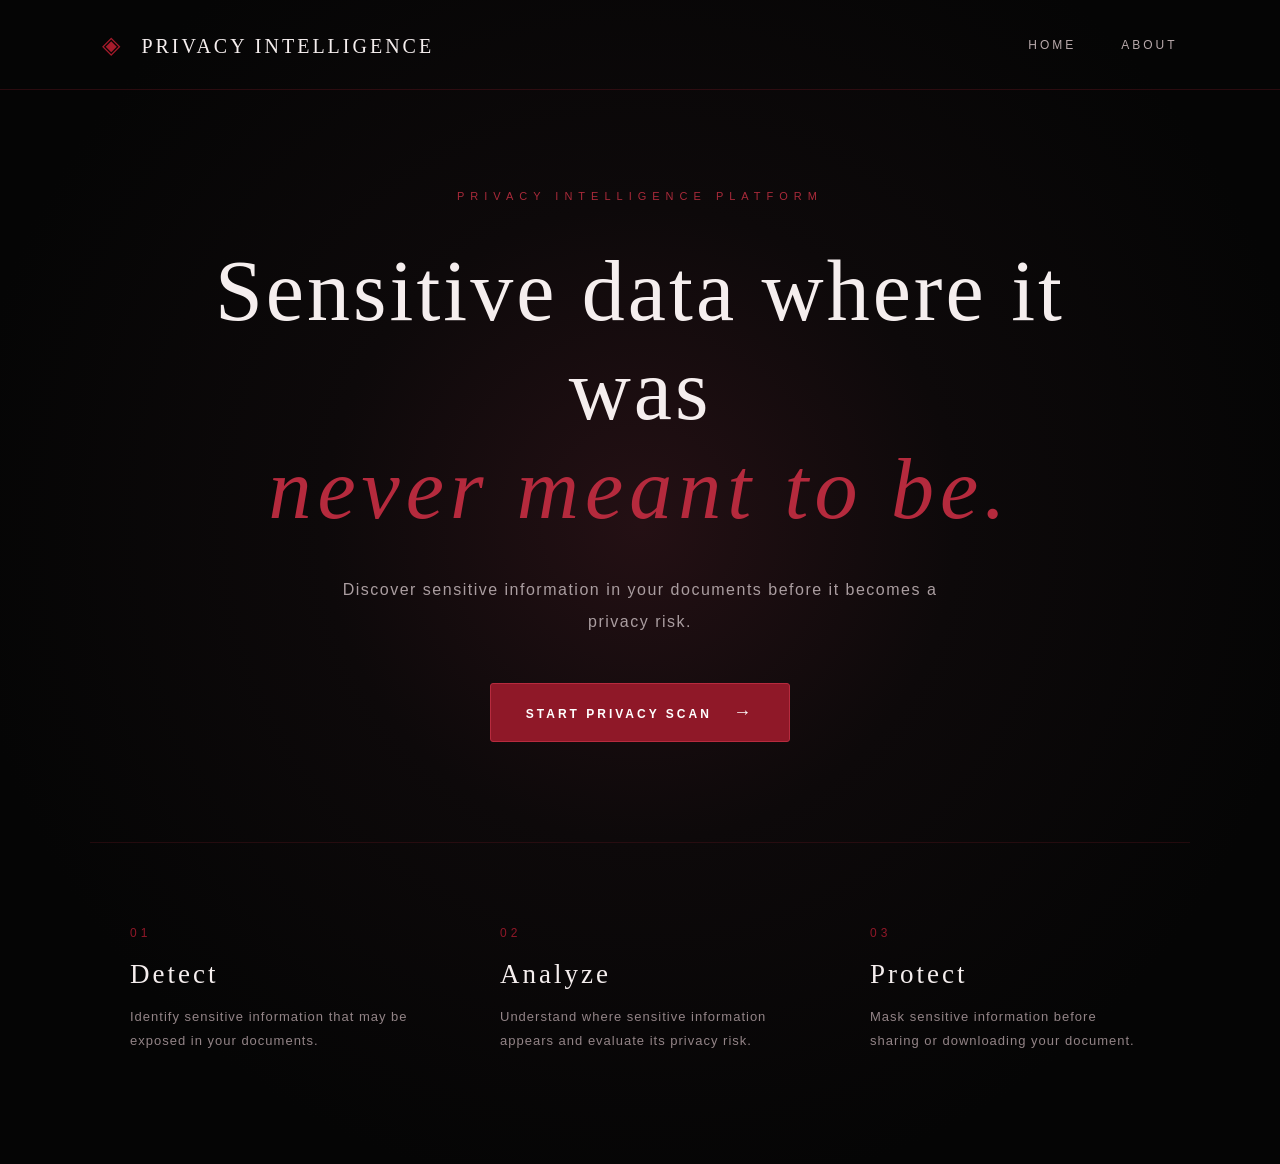
<file: index.html>
<!DOCTYPE html>
<html lang="en">

<head>
    <meta charset="UTF-8">
    <meta name="viewport" content="width=device-width, initial-scale=1.0">

    <title>Privacy Intelligence Platform</title>

    <link rel="stylesheet" href="./style.css">
</head>

<body>

    <header class="navbar">

        <div class="logo">
            <span>◈</span>
            Privacy Intelligence
        </div>

        <nav>
            <a href="index.html">Home</a>
            <a href="#">About</a>
        </nav>

    </header>


    <main class="hero">

        <div class="badge">
            PRIVACY INTELLIGENCE PLATFORM
        </div>

        <h1>
            Sensitive data where it was
            <span>never meant to be.</span>
        </h1>

        <p>
            Discover sensitive information in your documents
            before it becomes a privacy risk.
        </p>

        <button onclick="startScan()">
            START PRIVACY SCAN
            <span>→</span>
        </button>

    </main>


    <section class="intro">

        <div>
            <span class="number">01</span>

            <h2>Detect</h2>

            <p>
                Identify sensitive information that may be
                exposed in your documents.
            </p>
        </div>

        <div>
            <span class="number">02</span>

            <h2>Analyze</h2>

            <p>
                Understand where sensitive information appears
                and evaluate its privacy risk.
            </p>
        </div>

        <div>
            <span class="number">03</span>

            <h2>Protect</h2>

            <p>
                Mask sensitive information before sharing
                or downloading your document.
            </p>
        </div>

    </section>


   <script src="main.js"></script>

</body>

</html>
</file>
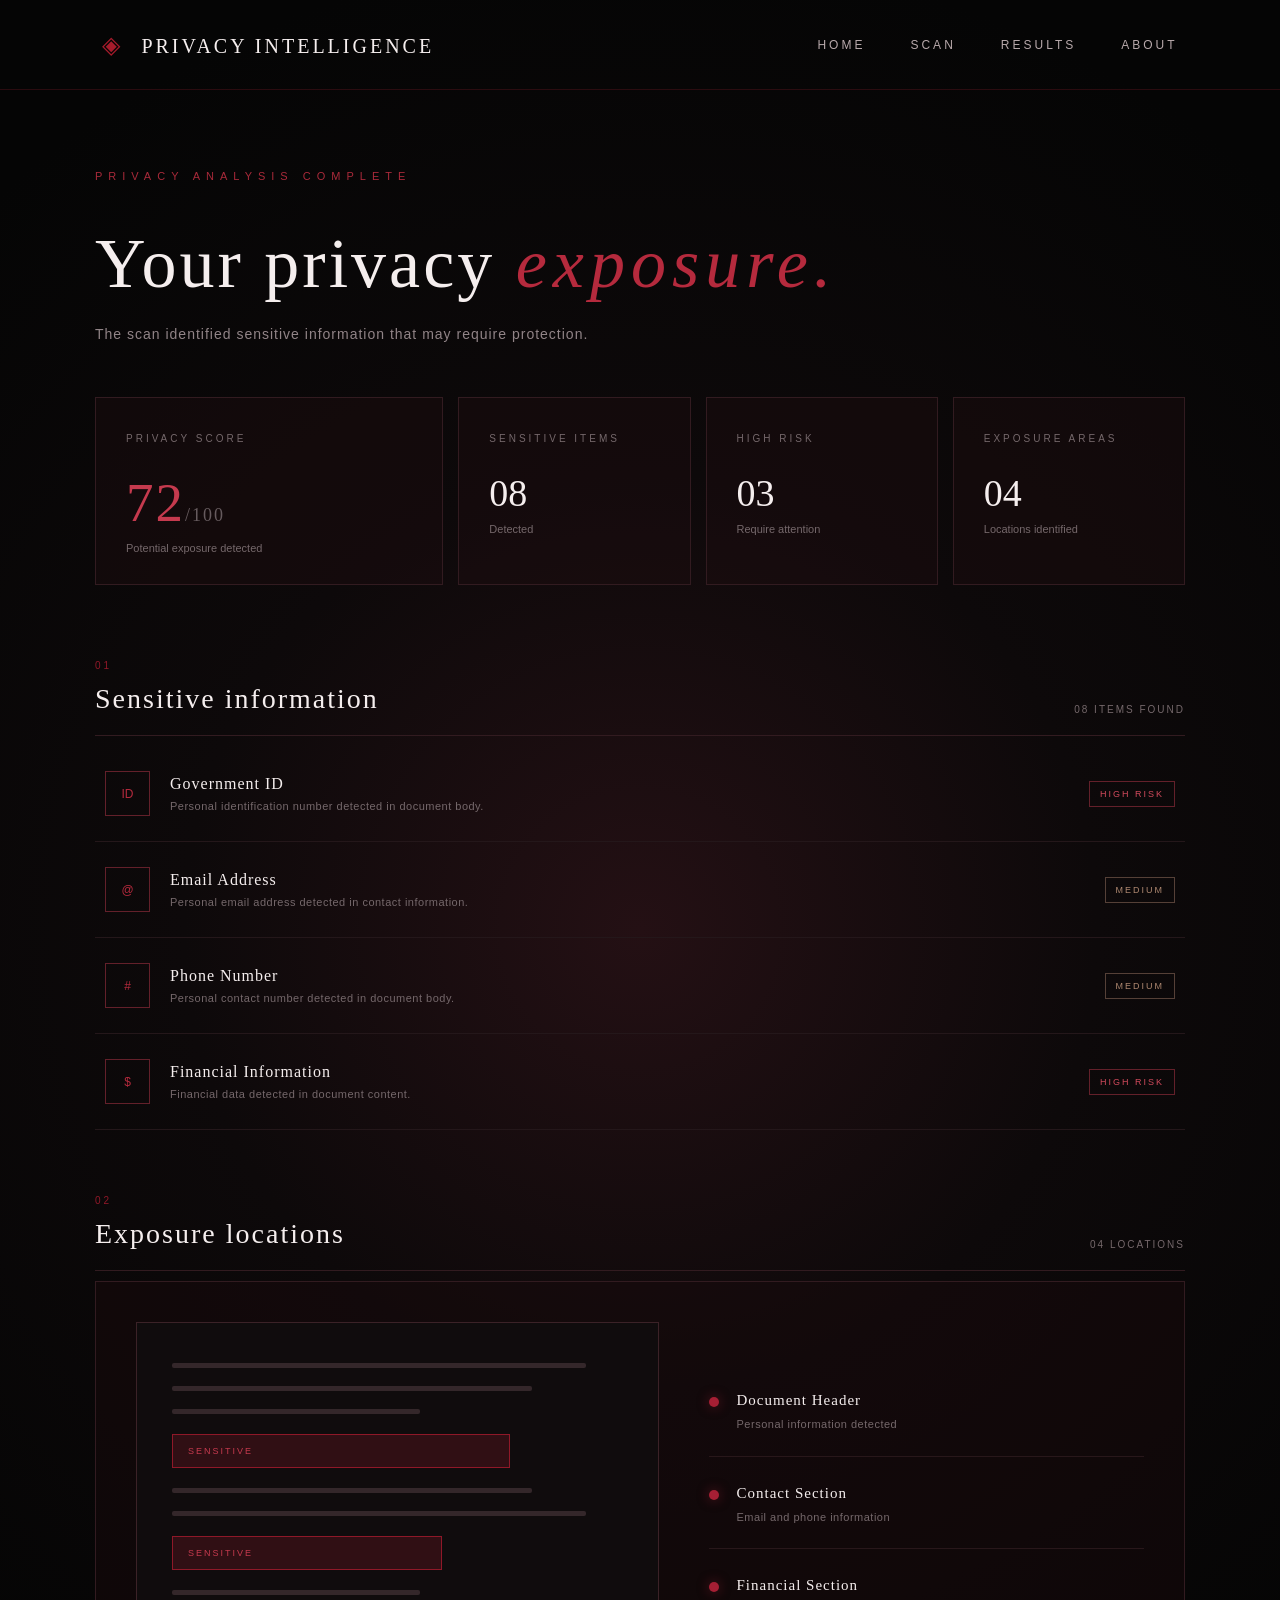
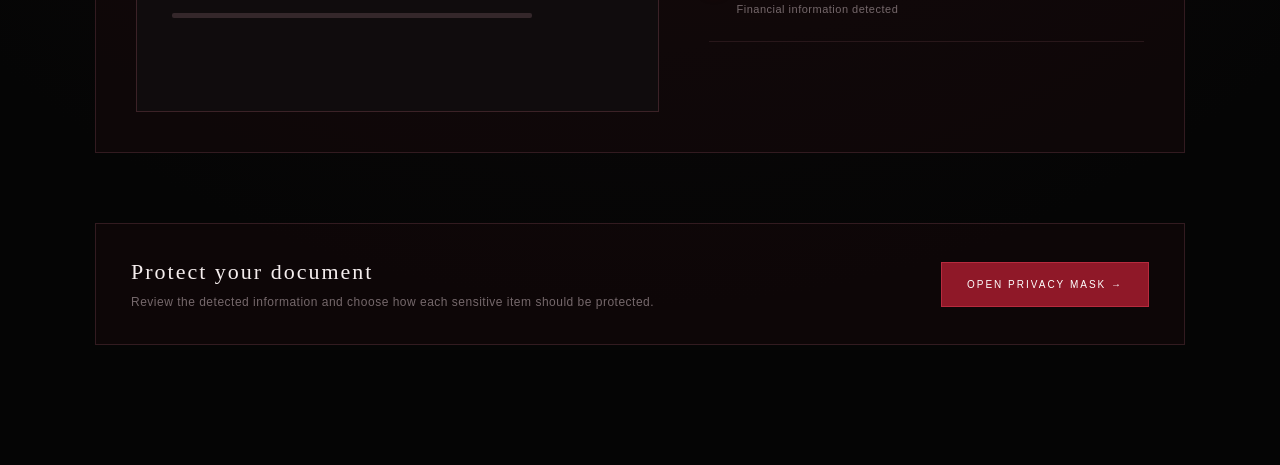
<file: results.html>
<!DOCTYPE html>
<html lang="en">

<head>

    <meta charset="UTF-8">

    <meta name="viewport"
          content="width=device-width, initial-scale=1.0">

    <title>Scan Results | Privacy Intelligence</title>

    <link rel="stylesheet" href="./style.css">

</head>


<body>


<header class="navbar">

    <div class="logo">

        <span>◈</span>

        Privacy Intelligence

    </div>


    <nav>

        <a href="index.html">Home</a>

        <a href="scan.html">Scan</a>

        <a href="results.html">Results</a>

        <a href="#">About</a>

    </nav>

</header>



<main class="results-page">


    <!-- HEADER -->

    <section class="results-header">

        <div class="badge">
            PRIVACY ANALYSIS COMPLETE
        </div>


        <h1>

            Your privacy

            <span>exposure.</span>

        </h1>


        <p>

            The scan identified sensitive information
            that may require protection.

        </p>

    </section>



    <!-- RISK OVERVIEW -->

    <section class="overview">


        <div class="score-card">

            <span class="card-label">
                PRIVACY SCORE
            </span>


            <div class="score">

                72<span>/100</span>

            </div>


            <p>
                Potential exposure detected
            </p>

        </div>



        <div class="stat-card">

            <span class="card-label">
                SENSITIVE ITEMS
            </span>


            <strong>
                08
            </strong>


            <p>
                Detected
            </p>

        </div>



        <div class="stat-card">

            <span class="card-label">
                HIGH RISK
            </span>


            <strong>
                03
            </strong>


            <p>
                Require attention
            </p>

        </div>



        <div class="stat-card">

            <span class="card-label">
                EXPOSURE AREAS
            </span>


            <strong>
                04
            </strong>


            <p>
                Locations identified
            </p>

        </div>

    </section>



    <!-- DETECTED INFORMATION -->

    <section class="findings">


        <div class="section-heading">

            <div>

                <span class="section-number">
                    01
                </span>


                <h2>
                    Sensitive information
                </h2>

            </div>


            <span class="found-count">
                08 ITEMS FOUND
            </span>

        </div>



        <div class="finding-list">


            <!-- ITEM 1 -->

            <div class="finding">

                <div class="finding-icon">
                    ID
                </div>


                <div class="finding-info">

                    <h3>
                        Government ID
                    </h3>


                    <p>
                        Personal identification number detected
                        in document body.
                    </p>

                </div>


                <span class="risk high">
                    HIGH RISK
                </span>

            </div>



            <!-- ITEM 2 -->

            <div class="finding">

                <div class="finding-icon">
                    @
                </div>


                <div class="finding-info">

                    <h3>
                        Email Address
                    </h3>


                    <p>
                        Personal email address detected
                        in contact information.
                    </p>

                </div>


                <span class="risk medium">
                    MEDIUM
                </span>

            </div>



            <!-- ITEM 3 -->

            <div class="finding">

                <div class="finding-icon">
                    #
                </div>


                <div class="finding-info">

                    <h3>
                        Phone Number
                    </h3>


                    <p>
                        Personal contact number detected
                        in document body.
                    </p>

                </div>


                <span class="risk medium">
                    MEDIUM
                </span>

            </div>



            <!-- ITEM 4 -->

            <div class="finding">

                <div class="finding-icon">
                    $
                </div>


                <div class="finding-info">

                    <h3>
                        Financial Information
                    </h3>


                    <p>
                        Financial data detected
                        in document content.
                    </p>

                </div>


                <span class="risk high">
                    HIGH RISK
                </span>

            </div>


        </div>

    </section>



    <!-- EXPOSURE MAP -->

    <section class="exposure-section">


        <div class="section-heading">

            <div>

                <span class="section-number">
                    02
                </span>


                <h2>
                    Exposure locations
                </h2>

            </div>


            <span class="found-count">
                04 LOCATIONS
            </span>

        </div>



        <div class="exposure-map">


            <div class="document-preview">

                <div class="document-line large"></div>

                <div class="document-line"></div>

                <div class="document-line short"></div>


                <div class="sensitive-zone zone-one">
                    SENSITIVE
                </div>


                <div class="document-line"></div>

                <div class="document-line large"></div>


                <div class="sensitive-zone zone-two">
                    SENSITIVE
                </div>


                <div class="document-line short"></div>

                <div class="document-line"></div>

            </div>



            <div class="exposure-details">


                <div class="exposure-item">

                    <span class="exposure-dot"></span>

                    <div>

                        <h3>
                            Document Header
                        </h3>

                        <p>
                            Personal information detected
                        </p>

                    </div>

                </div>



                <div class="exposure-item">

                    <span class="exposure-dot"></span>

                    <div>

                        <h3>
                            Contact Section
                        </h3>

                        <p>
                            Email and phone information
                        </p>

                    </div>

                </div>



                <div class="exposure-item">

                    <span class="exposure-dot"></span>

                    <div>

                        <h3>
                            Financial Section
                        </h3>

                        <p>
                            Financial information detected
                        </p>

                    </div>

                </div>


            </div>

        </div>

    </section>



    <!-- PROTECTION -->

    <section class="result-actions">


        <div>

            <h2>
                Protect your document
            </h2>


            <p>
                Review the detected information and
                choose how each sensitive item should
                be protected.
            </p>

        </div>



        <button
            onclick="openProtection()"
            class="protect-button">

            OPEN PRIVACY MASK

            <span>→</span>

        </button>


    </section>


</main>



<script src="./main.js"></script>
<script>
document.addEventListener("DOMContentLoaded", function () {

    const storedResult = sessionStorage.getItem("scanResult");

    if (!storedResult) {
        console.warn("No scan result found.");
        return;
    }

    let result;

    try {
        result = JSON.parse(storedResult);
    } catch (error) {
        console.error("Invalid scan result:", error);
        return;
    }

    console.log("Displaying backend result:", result);

    const findings = result.findings || [];

    // -----------------------------
    // PRIVACY SCORE
    // -----------------------------
    const scoreElement = document.querySelector(".score");

    if (scoreElement) {
        scoreElement.innerHTML =
            `${result.exposure_score ?? 0}<span>/100</span>`;
    }

    // -----------------------------
    // SENSITIVE ITEM COUNT
    // -----------------------------
    const statCards = document.querySelectorAll(".stat-card");

    if (statCards.length >= 1) {
        const countElement = statCards[0].querySelector("strong");

        if (countElement) {
            countElement.textContent =
                String(findings.length).padStart(2, "0");
        }
    }

    // -----------------------------
    // HIGH RISK COUNT
    // -----------------------------
    const highRiskCount = findings.filter(
        item =>
            String(item.risk_level || "").toLowerCase() === "high"
    ).length;

    if (statCards.length >= 2) {
        const highRiskElement =
            statCards[1].querySelector("strong");

        if (highRiskElement) {
            highRiskElement.textContent =
                String(highRiskCount).padStart(2, "0");
        }
    }

    // -----------------------------
    // EXPOSURE AREAS
    // -----------------------------
    const uniqueTypes = new Set(
        findings.map(item => item.type)
    );

    if (statCards.length >= 3) {
        const exposureElement =
            statCards[2].querySelector("strong");

        if (exposureElement) {
            exposureElement.textContent =
                String(uniqueTypes.size).padStart(2, "0");
        }
    }

    // -----------------------------
    // FOUND COUNT
    // -----------------------------
    const foundCount =
        document.querySelector(".found-count");

    if (foundCount) {
        foundCount.textContent =
            `${String(findings.length).padStart(2, "0")} ITEMS FOUND`;
    }

    // -----------------------------
    // FINDINGS LIST
    // -----------------------------
    const findingList =
        document.querySelector(".finding-list");

    if (findingList && findings.length > 0) {

        findingList.innerHTML = "";

        findings.forEach(item => {

            const risk =
                String(item.risk_level || "medium").toLowerCase();

            const riskClass =
                ["high", "medium", "low"].includes(risk)
                    ? risk
                    : "medium";

            const riskText =
                risk.toUpperCase();

            const value =
                item.value || "Detected sensitive information";

            const reason =
                item.reason ||
                `${item.type || "Sensitive data"} detected in the document.`;

            const icon =
                getIcon(item.type);

            const finding = document.createElement("div");

            finding.className = "finding";

            finding.innerHTML = `
                <div class="finding-icon">
                    ${icon}
                </div>

                <div class="finding-info">
                    <h3>
                        ${escapeHTML(formatType(item.type))}
                    </h3>

                    <p>
                        ${escapeHTML(reason)}
                        <br>
                        <strong>Value:</strong>
                        ${escapeHTML(value)}
                    </p>
                </div>

                <span class="risk ${riskClass}">
                    ${riskText}
                </span>
            `;

            findingList.appendChild(finding);
        });
    }

    // -----------------------------
    // HELPER FUNCTIONS
    // -----------------------------

    function formatType(type) {

        if (!type) return "Sensitive Data";

        return String(type)
            .replace(/_/g, " ")
            .replace(/\b\w/g, char => char.toUpperCase());
    }

    function getIcon(type) {

        const value =
            String(type || "").toLowerCase();

        if (value.includes("email")) return "@";
        if (value.includes("phone")) return "#";
        if (value.includes("financial")) return "$";
        if (value.includes("api")) return "KEY";
        if (value.includes("password")) return "PW";
        if (value.includes("ip")) return "IP";
        if (value.includes("id")) return "ID";

        return "!";
    }

    function escapeHTML(value) {

        return String(value)
            .replace(/&/g, "&amp;")
            .replace(/</g, "&lt;")
            .replace(/>/g, "&gt;")
            .replace(/"/g, "&quot;")
            .replace(/'/g, "&#039;");
    }

});
</script>


</body>

</html>
</file>
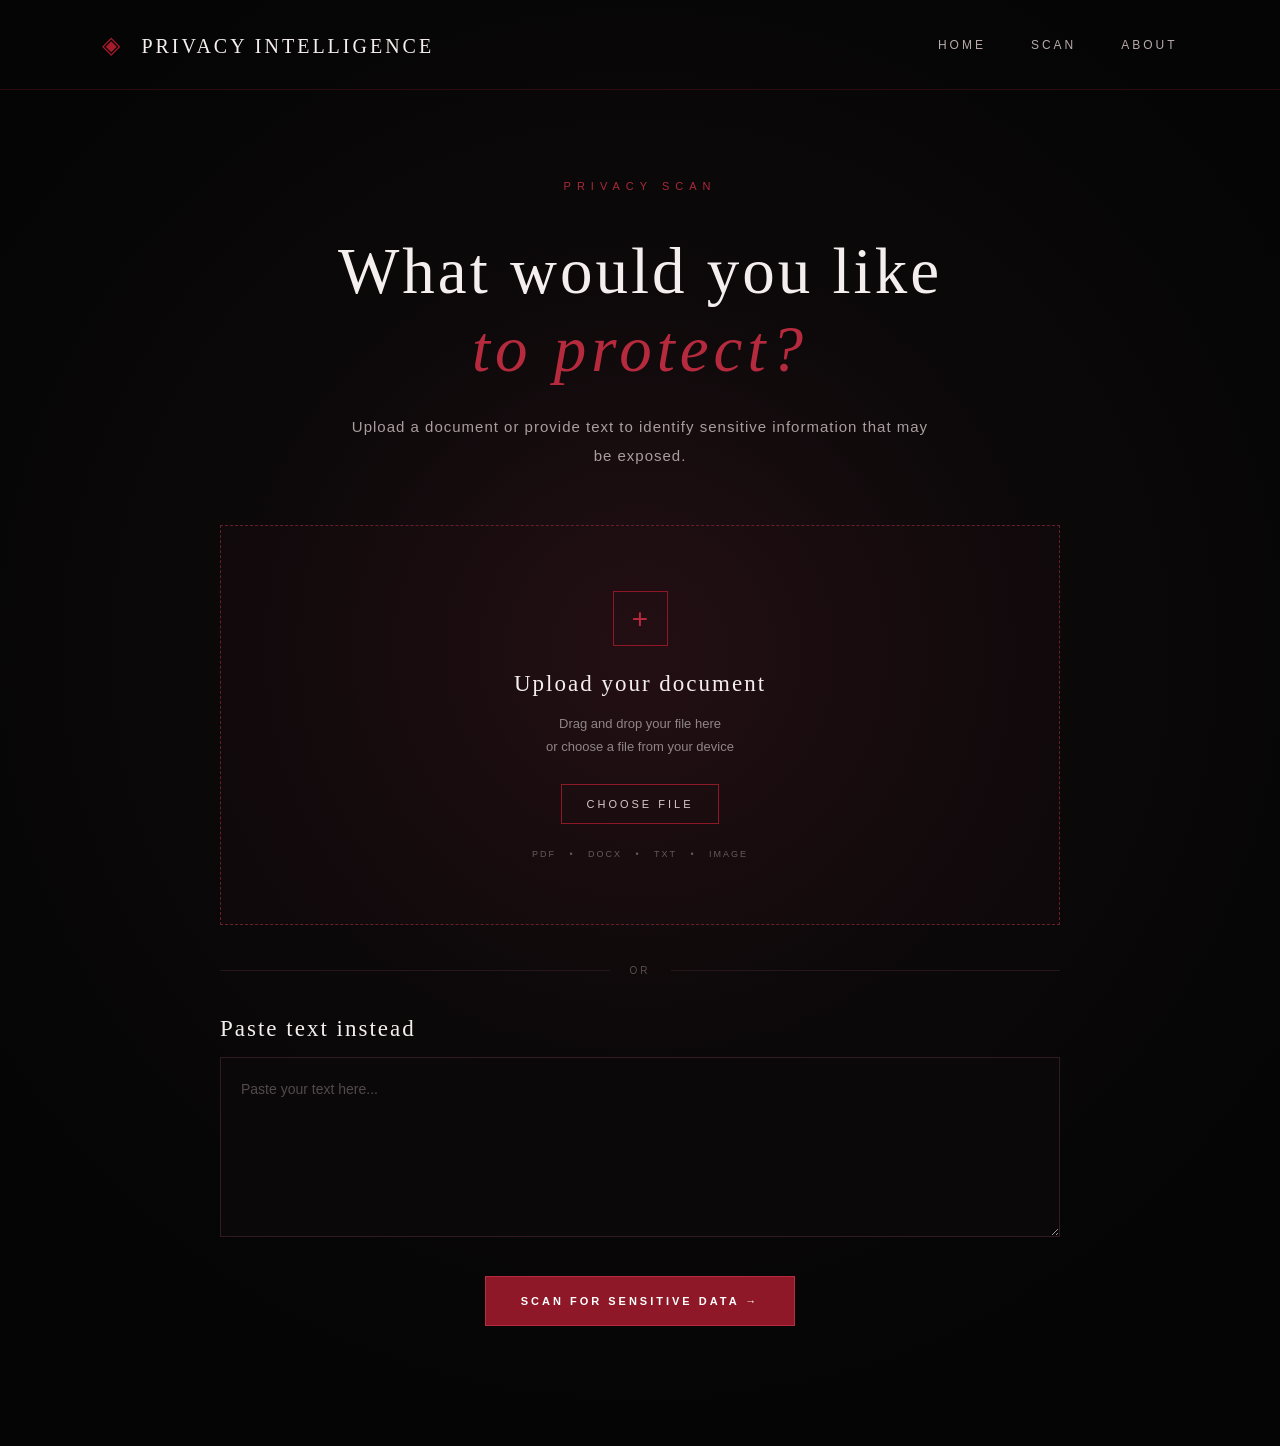
<file: scan.html>
<!DOCTYPE html>
<html lang="en">

<head>
    <meta charset="UTF-8">
    <meta name="viewport" content="width=device-width, initial-scale=1.0">

    <title>Privacy Scan</title>

    <link rel="stylesheet" href="./style.css">
</head>

<body>

    <!-- Navigation -->

    <header class="navbar">

        <div class="logo">
            <span>◈</span>
            Privacy Intelligence
        </div>

        <nav>
            <a href="index.html">Home</a>
            <a href="scan.html">Scan</a>
            <a href="#">About</a>
        </nav>

    </header>


    <!-- Scan Page -->

    <main class="scan-page">

        <div class="scan-heading">

            <div class="badge">
                PRIVACY SCAN
            </div>

            <h1>
                What would you like
                <span>to protect?</span>
            </h1>

            <p>
                Upload a document or provide text to identify
                sensitive information that may be exposed.
            </p>

        </div>


        <!-- Upload Area -->

        <section class="upload-area">

            <div class="upload-icon">
                +
            </div>

            <h2>
                Upload your document
            </h2>

            <p>
                Drag and drop your file here
                <br>
                or choose a file from your device
            </p>

            <button class="upload-button" onclick="chooseFile()">
                CHOOSE FILE
            </button>

            <input
                type="file"
                id="fileInput"
                hidden
            >

            <div class="supported">
                PDF &nbsp; • &nbsp; DOCX &nbsp; • &nbsp; TXT &nbsp; • &nbsp; IMAGE
            </div>

        </section>


        <div class="divider">
            <span>OR</span>
        </div>


        <!-- Text Input -->

        <section class="text-area">

            <h2>
                Paste text instead
            </h2>

            <textarea
                id="textInput"
                placeholder="Paste your text here..."
            ></textarea>

        </section>


        <!-- Scan Button -->

        <button
            class="scan-button"
            onclick="beginScan()"
        >
            SCAN FOR SENSITIVE DATA
            <span>→</span>
        </button>

    </main>


    <script src="main.js"></script>

</body>

</html>
</file>
<file: style.css>
* {
    margin: 0;
    padding: 0;
    box-sizing: border-box;
}

body {
    min-height: 100vh;
    background:
        radial-gradient(circle at 50% 45%, #241014 0%, #0d090a 35%, #050505 75%);
    color: #f5eeee;
    font-family: Georgia, "Times New Roman", serif;
}


/* =========================
   NAVIGATION
========================= */

.navbar {
    height: 90px;
    padding: 0 8%;

    display: flex;
    align-items: center;
    justify-content: space-between;

    border-bottom: 1px solid rgba(150, 30, 45, 0.25);
}

.logo {
    font-size: 20px;
    letter-spacing: 3px;
    text-transform: uppercase;
}

.logo span {
    color: #a61b2b;
    margin-right: 10px;
    font-size: 24px;
}

nav {
    display: flex;
    gap: 45px;
}

nav a {
    color: #b8a9ab;
    text-decoration: none;

    font-family: Arial, sans-serif;
    font-size: 12px;

    letter-spacing: 3px;
    text-transform: uppercase;

    transition: 0.3s;
}

nav a:hover {
    color: #d43b4d;
}


/* =========================
   HOME PAGE
========================= */

.hero {
    min-height: 650px;

    display: flex;
    flex-direction: column;
    align-items: center;
    justify-content: center;

    text-align: center;

    padding: 100px 20px;
}

.badge {
    color: #a92a3a;

    font-family: Arial, sans-serif;
    font-size: 11px;

    letter-spacing: 6px;
    text-transform: uppercase;

    margin-bottom: 40px;
}

.hero h1 {
    max-width: 1000px;

    font-size: clamp(48px, 7vw, 86px);

    font-weight: 400;

    line-height: 1.15;

    letter-spacing: 3px;

    margin-bottom: 35px;
}

.hero h1 span {
    display: block;

    color: #b52a3d;

    font-style: italic;

    letter-spacing: 6px;
}

.hero p {
    max-width: 620px;

    color: #aa9da0;

    font-family: Arial, sans-serif;

    font-size: 16px;

    line-height: 2;

    letter-spacing: 1.5px;

    margin-bottom: 45px;
}


/* MAIN BUTTON */

.hero button {
    padding: 18px 35px;

    background: #8f1828;

    color: white;

    border: 1px solid #b72b3e;

    border-radius: 3px;

    font-family: Arial, sans-serif;

    font-size: 12px;

    font-weight: bold;

    letter-spacing: 3px;

    cursor: pointer;

    transition: 0.3s;
}

.hero button span {
    margin-left: 15px;
    font-size: 18px;
}

.hero button:hover {
    background: #b02135;

    box-shadow:
        0 0 30px rgba(150, 20, 40, 0.35);

    transform: translateY(-3px);
}


/* THREE FEATURES */

.intro {
    max-width: 1100px;

    margin: auto;

    padding: 70px 30px 100px;

    display: grid;

    grid-template-columns: repeat(3, 1fr);

    gap: 70px;

    border-top: 1px solid rgba(150, 30, 45, 0.2);
}

.intro div {
    padding: 10px;
}

.number {
    color: #8f1828;

    font-family: Arial, sans-serif;

    font-size: 12px;

    letter-spacing: 4px;
}

.intro h2 {
    margin-top: 18px;
    margin-bottom: 15px;

    font-size: 27px;

    font-weight: 400;

    letter-spacing: 3px;
}

.intro p {
    color: #938487;

    font-family: Arial, sans-serif;

    font-size: 13px;

    line-height: 1.9;

    letter-spacing: 1px;
}


/* =========================
   SCAN PAGE
========================= */

.scan-page {
    max-width: 900px;

    margin: auto;

    padding: 90px 30px 120px;

    text-align: center;
}

.scan-heading {
    margin-bottom: 55px;
}

.scan-heading h1 {
    font-size: clamp(42px, 6vw, 65px);

    font-weight: 400;

    line-height: 1.2;

    letter-spacing: 3px;

    margin-bottom: 25px;
}

.scan-heading h1 span {
    display: block;

    color: #b52a3d;

    font-style: italic;

    letter-spacing: 5px;
}

.scan-heading p {
    max-width: 600px;

    margin: auto;

    color: #aa9da0;

    font-family: Arial, sans-serif;

    font-size: 15px;

    line-height: 1.9;

    letter-spacing: 1px;
}


/* UPLOAD BOX */

.upload-area {
    padding: 65px 30px;

    border: 1px dashed #66202b;

    background: rgba(35, 12, 16, 0.25);

    transition: 0.3s;
}

.upload-area:hover {
    border-color: #a51f34;

    background: rgba(50, 15, 20, 0.35);
}

.upload-icon {
    width: 55px;
    height: 55px;

    margin: 0 auto 25px;

    border: 1px solid #8f1828;

    color: #b52a3d;

    display: flex;

    align-items: center;
    justify-content: center;

    font-size: 28px;

    font-family: Arial, sans-serif;
}

.upload-area h2,
.text-area h2 {
    font-size: 23px;

    font-weight: 400;

    letter-spacing: 2px;

    margin-bottom: 15px;
}

.upload-area p {
    color: #8f8588;

    font-family: Arial, sans-serif;

    font-size: 13px;

    line-height: 1.8;

    margin-bottom: 25px;
}

.upload-button {
    padding: 13px 25px;

    background: transparent;

    border: 1px solid #8f1828;

    color: #d9c8cb;

    font-family: Arial, sans-serif;

    font-size: 11px;

    letter-spacing: 3px;

    cursor: pointer;

    transition: 0.3s;
}

.upload-button:hover {
    background: #8f1828;

    color: white;
}

.supported {
    margin-top: 25px;

    color: #665b5e;

    font-family: Arial, sans-serif;

    font-size: 9px;

    letter-spacing: 2px;
}


/* DIVIDER */

.divider {
    display: flex;

    align-items: center;

    gap: 20px;

    margin: 40px 0;

    color: #594e51;

    font-family: Arial, sans-serif;

    font-size: 10px;

    letter-spacing: 3px;
}

.divider::before,
.divider::after {
    content: "";

    height: 1px;

    background: #28171a;

    flex: 1;
}


/* TEXT AREA */

.text-area {
    text-align: left;
}

.text-area h2 {
    margin-bottom: 15px;
}

.text-area textarea {
    width: 100%;

    min-height: 180px;

    resize: vertical;

    background: #0b0809;

    border: 1px solid #321b20;

    color: #e9dfe1;

    padding: 20px;

    font-family: Arial, sans-serif;

    font-size: 14px;

    line-height: 1.7;

    outline: none;
}

.text-area textarea:focus {
    border-color: #8f1828;
}

.text-area textarea::placeholder {
    color: #51494b;
}


/* SCAN BUTTON */

.scan-button {
    margin-top: 35px;

    padding: 18px 35px;

    background: #8f1828;

    border: 1px solid #b72b3e;

    color: white;

    font-family: Arial, sans-serif;

    font-size: 11px;

    font-weight: bold;

    letter-spacing: 3px;

    cursor: pointer;

    transition: 0.3s;
}

.scan-button:hover {
    background: #b02135;

    box-shadow: 0 0 30px rgba(150, 20, 40, 0.3);

    transform: translateY(-2px);
}


/* SELECTED FILE */

.selected-file {
    color: #c34a5a !important;

    font-family: Arial, sans-serif;

    font-size: 14px !important;

    letter-spacing: 1px;

    word-break: break-all;
}


/* =========================
   SCANNING PAGE
========================= */

.scanning-page {
    min-height: calc(100vh - 90px);

    display: flex;

    flex-direction: column;

    align-items: center;

    justify-content: center;

    text-align: center;

    padding: 70px 25px;
}


/* BIG SCANNING CIRCLE */

.scanning-symbol {
    position: relative;

    width: 170px;
    height: 170px;

    margin-bottom: 40px;

    display: flex;

    align-items: center;
    justify-content: center;
}


/* OUTER RING */

.scan-ring {
    position: absolute;

    width: 170px;
    height: 170px;

    border-radius: 50%;

    border: 2px solid #35151b;

    border-top-color: #c52d43;

    border-right-color: #8f1828;

    animation: rotateScan 1.5s linear infinite;
}


/* INNER CIRCLE */

.scan-center {
    width: 115px;
    height: 115px;

    border-radius: 50%;

    border: 1px solid #63202a;

    display: flex;

    align-items: center;
    justify-content: center;

    color: #b52a3d;

    font-size: 32px;

    background: #0a0708;
}


/* ROTATION */

@keyframes rotateScan {

    from {
        transform: rotate(0deg);
    }

    to {
        transform: rotate(360deg);
    }

}


/* SCANNING TITLE */

.scanning-page h1 {

    font-size: clamp(45px, 6vw, 70px);

    font-weight: 400;

    line-height: 1.2;

    letter-spacing: 3px;

    margin-bottom: 20px;
}

.scanning-page h1 span {

    display: block;

    color: #b52a3d;

    font-style: italic;

    letter-spacing: 6px;
}

.scanning-page > p {

    color: #9c8f92;

    font-family: Arial, sans-serif;

    font-size: 14px;

    letter-spacing: 1px;

    line-height: 1.8;

    margin-bottom: 40px;
}


/* PROGRESS */

.progress-container {

    width: 520px;

    max-width: 90%;

    margin-bottom: 35px;
}

.progress-bar {

    width: 100%;

    height: 4px;

    background: #24171a;

    overflow: hidden;
}

.progress-fill {

    width: 0%;

    height: 100%;

    background: #a51f34;

    animation: scanningProgress 5s linear forwards;
}

@keyframes scanningProgress {

    0% {
        width: 0%;
    }

    25% {
        width: 25%;
    }

    50% {
        width: 50%;
    }

    75% {
        width: 75%;
    }

    100% {
        width: 100%;
    }

}


/* PROGRESS INFO */

.progress-info {

    display: flex;

    justify-content: space-between;

    margin-top: 12px;

    color: #75686b;

    font-family: Arial, sans-serif;

    font-size: 10px;

    letter-spacing: 1px;
}


/* SCAN STAGES */

.scan-items {

    display: flex;

    gap: 45px;

    color: #75686b;

    font-family: Arial, sans-serif;

    font-size: 10px;

    letter-spacing: 1px;
}

.scan-item {

    display: flex;

    align-items: center;

    gap: 8px;
}

.check {

    width: 18px;

    height: 18px;

    border: 1px solid #63202a;

    border-radius: 50%;

    display: flex;

    align-items: center;

    justify-content: center;

    color: #9f2638;

    font-size: 10px;
}


/* =========================
   RESULTS PAGE
========================= */

.results-page {

    max-width: 1150px;

    margin: auto;

    padding: 80px 30px 120px;
}


/* HEADER */

.results-header {

    margin-bottom: 55px;
}

.results-header h1 {

    font-size: clamp(45px, 6vw, 70px);

    font-weight: 400;

    line-height: 1.2;

    letter-spacing: 3px;

    margin-top: 15px;
}

.results-header h1 span {

    color: #b52a3d;

    font-style: italic;

    letter-spacing: 6px;
}

.results-header p {

    color: #918487;

    font-family: Arial, sans-serif;

    font-size: 14px;

    letter-spacing: 1px;

    margin-top: 20px;
}


/* OVERVIEW */

.overview {

    display: grid;

    grid-template-columns: 1.5fr 1fr 1fr 1fr;

    gap: 15px;

    margin-bottom: 70px;
}

.score-card,
.stat-card {

    background: rgba(30, 13, 16, 0.4);

    border: 1px solid #321b20;

    padding: 30px;
}

.card-label {

    color: #75686b;

    font-family: Arial, sans-serif;

    font-size: 10px;

    letter-spacing: 3px;
}

.score {

    margin-top: 25px;

    color: #c53a4e;

    font-size: 55px;

    letter-spacing: 2px;
}

.score span {

    color: #665b5e;

    font-size: 18px;
}

.score-card p,
.stat-card p {

    color: #75686b;

    font-family: Arial, sans-serif;

    font-size: 11px;

    margin-top: 8px;
}

.stat-card strong {

    display: block;

    margin-top: 25px;

    font-size: 38px;

    font-weight: 400;
}


/* FINDINGS */

.findings {

    margin-bottom: 60px;
}

.section-heading {

    display: flex;

    align-items: flex-end;

    justify-content: space-between;

    border-bottom: 1px solid #321b20;

    padding-bottom: 20px;

    margin-bottom: 10px;
}

.section-number {

    color: #8f1828;

    font-family: Arial, sans-serif;

    font-size: 10px;

    letter-spacing: 3px;
}

.section-heading h2 {

    margin-top: 10px;

    font-size: 28px;

    font-weight: 400;

    letter-spacing: 2px;
}

.found-count {

    color: #75686b;

    font-family: Arial, sans-serif;

    font-size: 10px;

    letter-spacing: 2px;
}


/* FINDING */

.finding {

    display: flex;

    align-items: center;

    gap: 20px;

    padding: 25px 10px;

    border-bottom: 1px solid #24171a;
}

.finding-icon {

    width: 45px;
    height: 45px;

    display: flex;

    align-items: center;
    justify-content: center;

    border: 1px solid #63202a;

    color: #b52a3d;

    font-family: Arial, sans-serif;

    font-size: 12px;
}

.finding-info {

    flex: 1;
}

.finding-info h3 {

    font-size: 16px;

    font-weight: 400;

    letter-spacing: 1px;

    margin-bottom: 7px;
}

.finding-info p {

    color: #75686b;

    font-family: Arial, sans-serif;

    font-size: 11px;

    letter-spacing: 0.5px;
}


/* RISK */

.risk {

    font-family: Arial, sans-serif;

    font-size: 9px;

    letter-spacing: 2px;

    padding: 7px 10px;
}

.risk.high {

    color: #d14a5c;

    border: 1px solid #63202a;
}

.risk.medium {

    color: #b18a72;

    border: 1px solid #554037;
}


/* ACTION */

.result-actions {

    display: flex;

    align-items: center;

    justify-content: space-between;

    gap: 30px;

    padding: 35px;

    background: rgba(35, 12, 16, 0.3);

    border: 1px solid #321b20;
}

.result-actions h2 {

    font-size: 22px;

    font-weight: 400;

    letter-spacing: 2px;

    margin-bottom: 10px;
}

.result-actions p {

    color: #75686b;

    font-family: Arial, sans-serif;

    font-size: 12px;

    letter-spacing: 0.5px;
}

.protect-button {

    flex-shrink: 0;

    padding: 16px 25px;

    background: #8f1828;

    border: 1px solid #b72b3e;

    color: white;

    font-family: Arial, sans-serif;

    font-size: 10px;

    letter-spacing: 2px;

    cursor: pointer;

    transition: 0.3s;
}

.protect-button:hover {

    background: #b02135;

    transform: translateY(-2px);

    box-shadow: 0 0 25px rgba(150, 20, 40, 0.3);
}


/* =========================
   MOBILE
========================= */

@media (max-width: 850px) {

    .overview {

        grid-template-columns: 1fr 1fr;
    }

    .result-actions {

        flex-direction: column;

        align-items: flex-start;
    }
}


@media (max-width: 650px) {

    .navbar {

        padding: 0 5%;
    }

    nav {

        gap: 15px;
    }

    .hero {

        padding: 80px 20px;
    }

    .hero h1 {

        font-size: 48px;
    }

    .intro {

        grid-template-columns: 1fr;

        gap: 35px;
    }

    .scanning-symbol {

        width: 140px;
        height: 140px;
    }

    .scan-ring {

        width: 140px;
        height: 140px;
    }

    .scan-center {

        width: 95px;
        height: 95px;
    }

    .scan-items {

        flex-direction: column;

        gap: 15px;
    }
}


@media (max-width: 550px) {

    .overview {

        grid-template-columns: 1fr;
    }

    .finding {

        align-items: flex-start;
    }

    .risk {

        display: none;
    }
}

/* =========================
   SCAN COMPLETE
========================= */

.scan-complete .scan-ring {
    animation: none;
    border: 2px solid #9f2638;
}

.scan-complete .scan-center {
    border-color: #b52a3d;
    box-shadow: 0 0 35px rgba(180, 40, 60, 0.25);
}

.scan-complete #scanIcon {
    color: #d34a5d;
    font-size: 42px;
    font-family: Arial, sans-serif;
    animation: checkAppear 0.5s ease forwards;
}

@keyframes checkAppear {

    0% {
        opacity: 0;
        transform: scale(0.4);
    }

    70% {
        transform: scale(1.15);
    }

    100% {
        opacity: 1;
        transform: scale(1);
    }

}

/* =========================
   EXPOSURE LOCATIONS
========================= */

.exposure-section {
    margin-bottom: 70px;
}


/* EXPOSURE MAP */

.exposure-map {
    display: grid;

    grid-template-columns: 1.2fr 1fr;

    gap: 50px;

    padding: 40px;

    background: rgba(25, 10, 13, 0.45);

    border: 1px solid #321b20;
}


/* DOCUMENT PREVIEW */

.document-preview {
    position: relative;

    min-height: 390px;

    padding: 40px 35px;

    background: #100c0d;

    border: 1px solid #3b2227;

    overflow: hidden;
}


/* DOCUMENT LINES */

.document-line {
    width: 80%;

    height: 5px;

    margin-bottom: 18px;

    background: #34272a;

    border-radius: 2px;
}

.document-line.large {
    width: 92%;
}

.document-line.short {
    width: 55%;
}


/* SENSITIVE AREAS */

.sensitive-zone {
    width: 75%;

    height: 34px;

    margin: 20px 0;

    display: flex;

    align-items: center;

    padding-left: 15px;

    background: rgba(143, 24, 40, 0.25);

    border: 1px solid #8f1828;

    color: #c53a4e;

    font-family: Arial, sans-serif;

    font-size: 9px;

    letter-spacing: 2px;

    animation: exposurePulse 2s infinite;
}


.zone-two {
    width: 60%;
}


@keyframes exposurePulse {

    0% {
        box-shadow: 0 0 0 rgba(180, 40, 60, 0);
    }

    50% {
        box-shadow: 0 0 20px rgba(180, 40, 60, 0.18);
    }

    100% {
        box-shadow: 0 0 0 rgba(180, 40, 60, 0);
    }

}


/* EXPOSURE DETAILS */

.exposure-details {
    display: flex;

    flex-direction: column;

    justify-content: center;

    gap: 28px;
}


.exposure-item {
    display: flex;

    align-items: flex-start;

    gap: 18px;

    padding-bottom: 22px;

    border-bottom: 1px solid #28171a;
}


.exposure-dot {
    flex-shrink: 0;

    width: 10px;
    height: 10px;

    margin-top: 5px;

    border-radius: 50%;

    background: #a51f34;

    box-shadow:
        0 0 12px rgba(165, 31, 52, 0.5);
}


.exposure-item h3 {
    margin-bottom: 7px;

    font-size: 15px;

    font-weight: 400;

    letter-spacing: 1px;
}


.exposure-item p {
    color: #75686b;

    font-family: Arial, sans-serif;

    font-size: 11px;

    line-height: 1.6;

    letter-spacing: 0.5px;
}


/* =========================
   EXPOSURE MOBILE
========================= */

@media (max-width: 800px) {

    .exposure-map {
        grid-template-columns: 1fr;

        gap: 35px;

        padding: 25px;
    }

}


@media (max-width: 550px) {

    .document-preview {
        padding: 25px 20px;

        min-height: 320px;
    }

}

/* =========================
   PRIVACY MASK PAGE
========================= */

.mask-page {

    max-width: 1200px;

    margin: auto;

    padding: 80px 30px 120px;
}


/* HEADER */

.mask-header {

    margin-bottom: 60px;
}

.mask-header h1 {

    max-width: 900px;

    font-size: clamp(45px, 6vw, 72px);

    font-weight: 400;

    line-height: 1.2;

    letter-spacing: 3px;

    margin-top: 15px;

    margin-bottom: 25px;
}

.mask-header h1 span {

    display: block;

    color: #b52a3d;

    font-style: italic;

    letter-spacing: 5px;
}

.mask-header p {

    max-width: 650px;

    color: #918487;

    font-family: Arial, sans-serif;

    font-size: 14px;

    line-height: 1.8;

    letter-spacing: 1px;
}


/* EDITOR */

.mask-editor {

    display: grid;

    grid-template-columns: 1.25fr 0.75fr;

    gap: 30px;
}


/* DOCUMENT */

.mask-document {

    background: #0c090a;

    border: 1px solid #321b20;

    padding: 30px;
}

.document-title {

    color: #75686b;

    font-family: Arial, sans-serif;

    font-size: 9px;

    letter-spacing: 3px;

    padding-bottom: 20px;

    border-bottom: 1px solid #28171a;

    margin-bottom: 30px;
}

.fake-document {

    min-height: 500px;

    background: #f0e9e9;

    color: #211a1c;

    padding: 45px;

    font-family: Arial, sans-serif;

    line-height: 2.4;
}

.fake-document h3 {

    margin-bottom: 25px;

    font-family: Georgia, serif;

    font-size: 22px;

    font-weight: 400;
}

.fake-document p {

    font-size: 13px;
}


/* SENSITIVE DATA */

.sensitive {

    padding: 3px 7px;

    border-radius: 2px;

    font-family: monospace;
}

.blackout {

    background: #111;

    color: #111;
}

.ghost {

    background: #d3c4c7;

    color: #8d7b80;
}

.lock {

    background: #321b20;

    color: #f0e9e9;
}

.smart {

    background: #7f1d2d;

    color: white;
}

.replace {

    background: #ddd2d4;

    color: #6b555b;
}


/* CONTROLS */

.mask-controls {

    background: rgba(30, 13, 16, 0.45);

    border: 1px solid #321b20;

    padding: 35px;
}

.control-heading {

    margin-bottom: 30px;
}

.control-heading h2 {

    font-size: 24px;

    font-weight: 400;

    letter-spacing: 2px;

    margin: 10px 0;
}

.control-heading p {

    color: #75686b;

    font-family: Arial, sans-serif;

    font-size: 11px;

    line-height: 1.7;
}


/* OPTIONS */

.mask-options {

    display: flex;

    flex-direction: column;

    gap: 10px;
}

.mask-option {

    display: flex;

    flex-direction: column;

    align-items: flex-start;

    gap: 6px;

    padding: 15px;

    background: transparent;

    border: 1px solid #321b20;

    color: #a99a9d;

    text-align: left;

    cursor: pointer;

    transition: 0.3s;
}

.mask-option strong {

    font-family: Arial, sans-serif;

    font-size: 10px;

    letter-spacing: 2px;
}

.mask-option span {

    color: #65595c;

    font-family: Arial, sans-serif;

    font-size: 10px;
}

.mask-option:hover,
.mask-option.active {

    border-color: #8f1828;

    background: rgba(143, 24, 40, 0.15);

    color: #e7dadd;
}


/* SUMMARY */

.mask-summary {

    margin-top: 30px;

    padding: 20px;

    border-top: 1px solid #321b20;

    border-bottom: 1px solid #321b20;
}

.mask-summary span {

    color: #75686b;

    font-family: Arial, sans-serif;

    font-size: 9px;

    letter-spacing: 3px;
}

.mask-summary strong {

    display: block;

    margin-top: 8px;

    color: #c53a4e;

    font-size: 32px;

    font-weight: 400;
}

.mask-summary p {

    color: #75686b;

    font-family: Arial, sans-serif;

    font-size: 10px;

    margin-top: 5px;
}


/* CONTINUE */

.continue-button {

    width: 100%;

    margin-top: 25px;

    padding: 17px;

    background: #8f1828;

    border: 1px solid #b72b3e;

    color: white;

    font-family: Arial, sans-serif;

    font-size: 10px;

    font-weight: bold;

    letter-spacing: 2px;

    cursor: pointer;

    transition: 0.3s;
}

.continue-button:hover {

    background: #b02135;

    box-shadow:
        0 0 25px rgba(150, 20, 40, 0.3);
}


/* MOBILE */

@media (max-width: 850px) {

    .mask-editor {

        grid-template-columns: 1fr;
    }

}

@media (max-width: 550px) {

    .fake-document {

        padding: 25px;

    }

    .mask-controls {

        padding: 25px;
    }

}

/* =========================
   PRIVACY GATE
========================= */

.gate-page {

    max-width: 1000px;

    margin: auto;

    padding: 70px 30px 120px;
}


/* HEADER */

.gate-header {

    text-align: center;

    margin-bottom: 60px;
}

.gate-header .badge {

    margin-bottom: 30px;
}


/* GATE SYMBOL */

.gate-symbol {

    position: relative;

    width: 120px;
    height: 120px;

    margin: 0 auto 35px;

    display: flex;

    align-items: center;
    justify-content: center;
}


.gate-ring {

    position: absolute;

    width: 120px;
    height: 120px;

    border-radius: 50%;

    border: 1px solid #63202a;

    border-top-color: #c52d43;

    animation: gateRotate 4s linear infinite;
}


.gate-center {

    width: 72px;
    height: 72px;

    border-radius: 50%;

    border: 1px solid #8f1828;

    display: flex;

    align-items: center;
    justify-content: center;

    color: #b52a3d;

    font-size: 25px;

    background: #0a0708;
}


@keyframes gateRotate {

    from {
        transform: rotate(0deg);
    }

    to {
        transform: rotate(360deg);
    }

}


/* TITLE */

.gate-header h1 {

    font-size: clamp(45px, 6vw, 70px);

    font-weight: 400;

    line-height: 1.2;

    letter-spacing: 3px;

    margin-bottom: 20px;
}


.gate-header h1 span {

    display: block;

    color: #b52a3d;

    font-style: italic;

    letter-spacing: 6px;
}


.gate-header > p {

    max-width: 600px;

    margin: auto;

    color: #918487;

    font-family: Arial, sans-serif;

    font-size: 13px;

    line-height: 1.8;

    letter-spacing: 0.7px;
}


/* SECURITY CHECK */

.security-check {

    border: 1px solid #321b20;

    background: rgba(30, 13, 16, 0.4);

    margin-bottom: 25px;
}


.check-header {

    display: flex;

    align-items: flex-end;

    justify-content: space-between;

    padding: 25px 30px;

    border-bottom: 1px solid #321b20;
}


.check-header h2 {

    margin-top: 8px;

    font-size: 25px;

    font-weight: 400;

    letter-spacing: 2px;
}


.gate-status {

    color: #9f2638;

    font-family: Arial, sans-serif;

    font-size: 9px;

    letter-spacing: 3px;
}


/* CHECK ROWS */

.check-row {

    display: flex;

    align-items: center;

    gap: 18px;

    padding: 25px 30px;

    border-bottom: 1px solid #28171a;
}


.check-row:last-child {

    border-bottom: none;
}


.check-icon {

    width: 34px;
    height: 34px;

    flex-shrink: 0;

    border: 1px solid #63202a;

    border-radius: 50%;

    display: flex;

    align-items: center;
    justify-content: center;

    color: #b52a3d;

    font-family: Arial, sans-serif;

    font-size: 13px;
}


.check-row > div:nth-child(2) {

    flex: 1;
}


.check-row h3 {

    font-size: 14px;

    font-weight: 400;

    letter-spacing: 1px;

    margin-bottom: 6px;
}


.check-row p {

    color: #75686b;

    font-family: Arial, sans-serif;

    font-size: 11px;

    line-height: 1.6;
}


.check-state {

    color: #8f1828;

    font-family: Arial, sans-serif;

    font-size: 8px;

    letter-spacing: 2px;
}


/* WARNING */

.gate-warning {

    display: flex;

    align-items: center;

    gap: 20px;

    padding: 25px 30px;

    margin-bottom: 30px;

    border: 1px solid #553037;

    background: rgba(80, 20, 30, 0.12);
}


.warning-symbol {

    width: 40px;
    height: 40px;

    flex-shrink: 0;

    border: 1px solid #8f1828;

    border-radius: 50%;

    display: flex;

    align-items: center;
    justify-content: center;

    color: #c53a4e;

    font-family: Arial, sans-serif;
}


.gate-warning h2 {

    font-size: 17px;

    font-weight: 400;

    letter-spacing: 1px;

    margin-bottom: 7px;
}


.gate-warning p {

    color: #75686b;

    font-family: Arial, sans-serif;

    font-size: 11px;

    line-height: 1.6;
}


/* ACTIONS */

.gate-actions {

    display: flex;

    justify-content: space-between;

    gap: 20px;
}


.back-button,
.gate-continue {

    padding: 17px 25px;

    font-family: Arial, sans-serif;

    font-size: 10px;

    font-weight: bold;

    letter-spacing: 2px;

    cursor: pointer;

    transition: 0.3s;
}


.back-button {

    background: transparent;

    border: 1px solid #321b20;

    color: #918487;
}


.back-button:hover {

    border-color: #8f1828;

    color: #d9c8cb;
}


.gate-continue {

    background: #8f1828;

    border: 1px solid #b72b3e;

    color: white;
}


.gate-continue span {

    margin-left: 12px;

    font-size: 16px;
}


.gate-continue:hover {

    background: #b02135;

    box-shadow:
        0 0 25px rgba(150, 20, 40, 0.3);

    transform: translateY(-2px);
}


/* MOBILE */

@media (max-width: 600px) {

    .check-row {

        align-items: flex-start;

        flex-wrap: wrap;

        padding: 20px;
    }

    .check-state {

        margin-left: 52px;
    }

    .gate-actions {

        flex-direction: column;
    }

    .back-button,
    .gate-continue {

        width: 100%;
    }

}

/* =========================
   PROTECTED DOCUMENT PAGE
========================= */

.download-page {

    max-width: 950px;

    margin: auto;

    padding: 80px 30px 120px;

}


/* HEADER */

.download-header {

    text-align: center;

    margin-bottom: 55px;
}


/* SUCCESS CIRCLE */

.success-circle {

    width: 105px;
    height: 105px;

    margin: 0 auto 30px;

    border-radius: 50%;

    border: 1px solid #9f2638;

    display: flex;

    align-items: center;
    justify-content: center;

    box-shadow:
        0 0 35px rgba(159, 38, 56, 0.18);
}


.success-circle span {

    color: #c53a4e;

    font-family: Arial, sans-serif;

    font-size: 42px;
}


/* TITLE */

.download-header h1 {

    font-size: clamp(45px, 6vw, 70px);

    font-weight: 400;

    line-height: 1.2;

    letter-spacing: 3px;

    margin: 15px 0 20px;
}


.download-header h1 span {

    display: block;

    color: #b52a3d;

    font-style: italic;

    letter-spacing: 6px;
}


.download-header > p {

    max-width: 600px;

    margin: auto;

    color: #918487;

    font-family: Arial, sans-serif;

    font-size: 13px;

    line-height: 1.8;

    letter-spacing: 0.7px;
}


/* DOCUMENT */

.protected-document {

    display: flex;

    align-items: center;

    gap: 22px;

    padding: 28px 30px;

    background: rgba(30, 13, 16, 0.45);

    border: 1px solid #321b20;

    margin-bottom: 25px;
}


.document-icon {

    width: 55px;
    height: 65px;

    flex-shrink: 0;

    border: 1px solid #63202a;

    display: flex;

    align-items: center;
    justify-content: center;

    color: #b52a3d;

    font-family: Arial, sans-serif;

    font-size: 11px;

    letter-spacing: 2px;
}


.document-info {

    flex: 1;
}


.file-label {

    color: #75686b;

    font-family: Arial, sans-serif;

    font-size: 8px;

    letter-spacing: 3px;
}


.document-info h2 {

    margin: 8px 0;

    font-size: 18px;

    font-weight: 400;

    letter-spacing: 1px;
}


.document-info p {

    color: #75686b;

    font-family: Arial, sans-serif;

    font-size: 10px;
}


.protected-status {

    color: #a92a3a;

    font-family: Arial, sans-serif;

    font-size: 9px;

    letter-spacing: 2px;

    white-space: nowrap;
}


.status-dot {

    display: inline-block;

    width: 8px;
    height: 8px;

    margin-right: 7px;

    border-radius: 50%;

    background: #a92a3a;

    box-shadow:
        0 0 10px rgba(169, 42, 58, 0.6);
}


/* SUMMARY */

.protection-summary {

    padding: 30px;

    background: rgba(25, 10, 13, 0.3);

    border: 1px solid #321b20;

    margin-bottom: 30px;
}


.summary-heading {

    padding-bottom: 20px;

    border-bottom: 1px solid #28171a;

    margin-bottom: 10px;
}


.summary-heading h2 {

    margin-top: 8px;

    font-size: 23px;

    font-weight: 400;

    letter-spacing: 2px;
}


.summary-grid {

    display: grid;

    grid-template-columns: repeat(4, 1fr);

}


.summary-item {

    padding: 25px 15px;

    border-right: 1px solid #28171a;
}


.summary-item:last-child {

    border-right: none;
}


.summary-item span {

    display: block;

    color: #75686b;

    font-family: Arial, sans-serif;

    font-size: 8px;

    letter-spacing: 2px;

    margin-bottom: 12px;
}


.summary-item strong {

    font-size: 27px;

    font-weight: 400;

    color: #c53a4e;
}


.summary-item strong.method {

    font-size: 17px;

    letter-spacing: 2px;
}


.summary-item strong.protected-text {

    font-size: 17px;

    letter-spacing: 2px;
}


/* ACTIONS */

.download-actions {

    display: flex;

    justify-content: space-between;

    gap: 20px;

    margin-top: 35px;
}


.secondary-action,
.download-button {

    padding: 17px 25px;

    font-family: Arial, sans-serif;

    font-size: 10px;

    font-weight: bold;

    letter-spacing: 2px;

    cursor: pointer;

    transition: 0.3s;
}


.secondary-action {

    background: transparent;

    border: 1px solid #321b20;

    color: #918487;
}


.secondary-action:hover {

    border-color: #8f1828;

    color: #d9c8cb;
}


.download-button {

    background: #8f1828;

    border: 1px solid #b72b3e;

    color: white;
}


.download-button span {

    margin-left: 12px;

    font-size: 16px;
}


.download-button:hover {

    background: #b02135;

    box-shadow:
        0 0 25px rgba(150, 20, 40, 0.3);

    transform: translateY(-2px);
}


/* MESSAGE */

.download-message {

    text-align: center;

    min-height: 20px;

    margin-top: 20px;

    color: #a92a3a;

    font-family: Arial, sans-serif;

    font-size: 11px;

    letter-spacing: 1px;
}


/* MOBILE */

@media (max-width: 650px) {

    .protected-document {

        align-items: flex-start;

        flex-wrap: wrap;

    }


    .protected-status {

        width: 100%;

        margin-left: 77px;

    }


    .summary-grid {

        grid-template-columns: 1fr 1fr;

    }


    .summary-item {

        border-right: none;

        border-bottom: 1px solid #28171a;

    }


    .download-actions {

        flex-direction: column;

    }


    .secondary-action,
    .download-button {

        width: 100%;

    }

}
</file>
